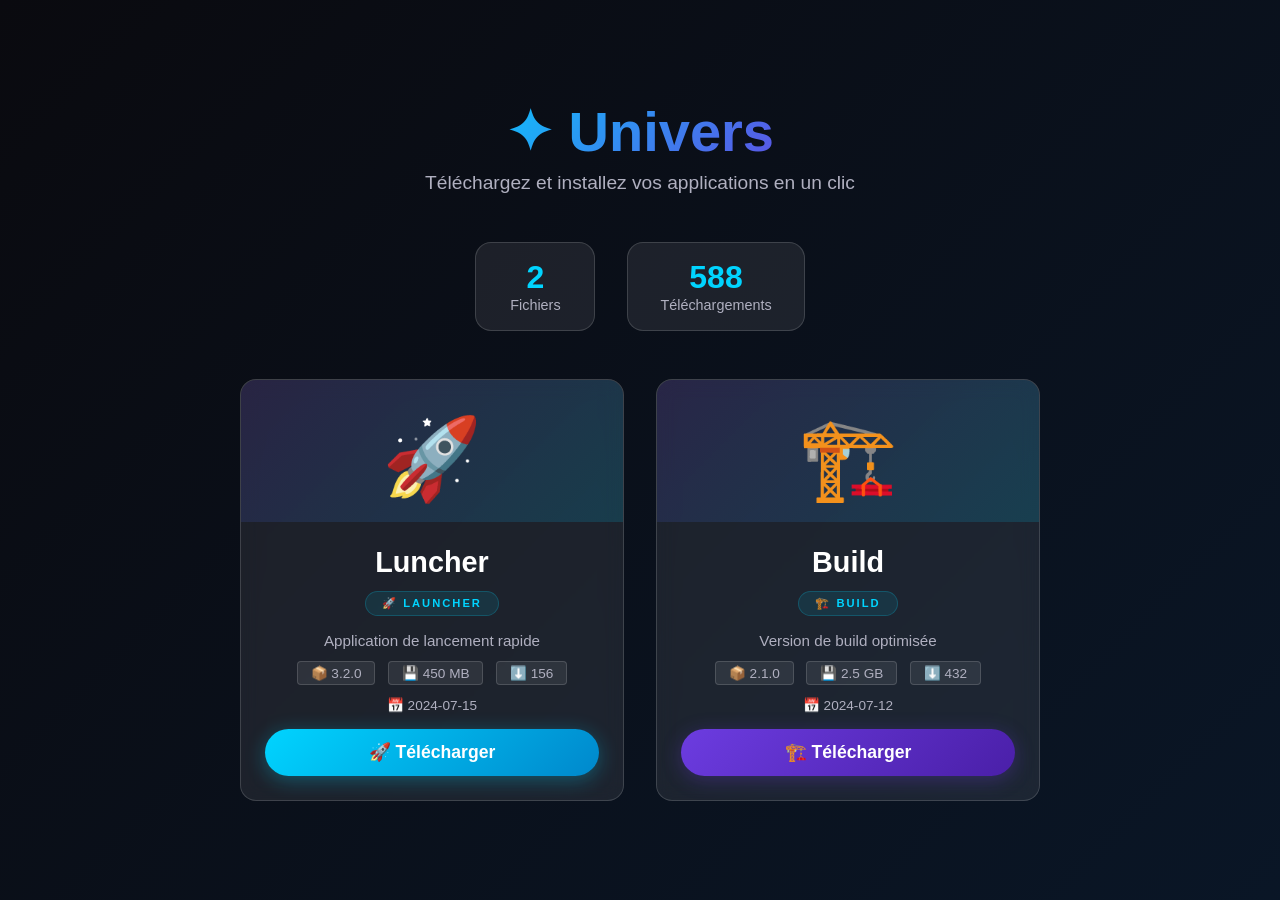
<file: Index.html>
<!DOCTYPE html>
<html lang="fr">
<head>
    <meta charset="UTF-8">
    <meta name="viewport" content="width=device-width, initial-scale=1.0">
    <title>Univers - Launcher & Build</title>
    <style>
        * {
            margin: 0;
            padding: 0;
            box-sizing: border-box;
        }

        :root {
            --primary: #6c3ce0;
            --secondary: #00d4ff;
            --bg-dark: #0a0a0f;
            --text-primary: #ffffff;
            --text-secondary: #b0b0c0;
            --glass-bg: rgba(255, 255, 255, 0.08);
            --glass-border: rgba(255, 255, 255, 0.15);
            --radius: 16px;
            --transition: all 0.3s cubic-bezier(0.4, 0, 0.2, 1);
        }

        body {
            font-family: -apple-system, BlinkMacSystemFont, 'Segoe UI', Roboto, sans-serif;
            background: var(--bg-dark);
            color: var(--text-primary);
            min-height: 100vh;
            display: flex;
            flex-direction: column;
            align-items: center;
            justify-content: center;
            padding: 2rem;
        }

        @keyframes gradientFlow {
            0% { background-position: 0% 50%; }
            50% { background-position: 100% 50%; }
            100% { background-position: 0% 50%; }
        }

        .animated-bg {
            position: fixed;
            top: 0;
            left: 0;
            width: 100%;
            height: 100%;
            z-index: -1;
            background: linear-gradient(-45deg, #0a0a0f, #1a0a2e, #0a1a2e, #0a0a0f);
            background-size: 400% 400%;
            animation: gradientFlow 15s ease infinite;
        }

        .glass {
            background: var(--glass-bg);
            backdrop-filter: blur(20px);
            border: 1px solid var(--glass-border);
            border-radius: var(--radius);
        }

        .header {
            text-align: center;
            margin-bottom: 3rem;
        }

        .header h1 {
            font-size: 3.5rem;
            font-weight: 700;
            background: linear-gradient(135deg, var(--secondary), var(--primary));
            -webkit-background-clip: text;
            -webkit-text-fill-color: transparent;
            margin-bottom: 0.5rem;
        }

        .header p {
            color: var(--text-secondary);
            font-size: 1.2rem;
        }

        .stats {
            display: flex;
            gap: 2rem;
            justify-content: center;
            margin-bottom: 3rem;
            flex-wrap: wrap;
        }

        .stat-item {
            background: var(--glass-bg);
            padding: 1rem 2rem;
            border-radius: var(--radius);
            border: 1px solid var(--glass-border);
            text-align: center;
            min-width: 120px;
        }

        .stat-number {
            display: block;
            font-size: 2rem;
            font-weight: 700;
            color: var(--secondary);
        }

        .stat-label {
            color: var(--text-secondary);
            font-size: 0.9rem;
        }

        .card-grid {
            display: grid;
            grid-template-columns: repeat(auto-fit, minmax(280px, 1fr));
            gap: 2rem;
            max-width: 800px;
            width: 100%;
        }

        .file-card {
            background: var(--glass-bg);
            backdrop-filter: blur(10px);
            border: 1px solid var(--glass-border);
            border-radius: var(--radius);
            overflow: hidden;
            transition: var(--transition);
            text-align: center;
        }

        .file-card:hover {
            transform: translateY(-10px) scale(1.02);
            box-shadow: 0 30px 60px rgba(108, 60, 224, 0.2);
        }

        .file-card-image {
            font-size: 5rem;
            padding: 2rem 0 1rem;
            background: linear-gradient(135deg, rgba(108, 60, 224, 0.15), rgba(0, 212, 255, 0.15));
        }

        .file-card-content {
            padding: 1.5rem;
        }

        .file-card-title {
            font-size: 1.8rem;
            font-weight: 700;
            margin-bottom: 0.25rem;
        }

        .file-card-badge {
            display: inline-block;
            font-size: 0.7rem;
            font-weight: 700;
            text-transform: uppercase;
            letter-spacing: 2px;
            color: var(--secondary);
            background: rgba(0, 212, 255, 0.1);
            padding: 0.3rem 1rem;
            border-radius: 50px;
            border: 1px solid rgba(0, 212, 255, 0.2);
            margin: 0.5rem auto;
        }

        .file-card-description {
            color: var(--text-secondary);
            font-size: 0.95rem;
            margin: 0.5rem 0;
        }

        .file-card-meta {
            display: flex;
            justify-content: center;
            gap: 0.8rem;
            font-size: 0.85rem;
            color: var(--text-secondary);
            margin: 0.75rem 0;
            flex-wrap: wrap;
        }

        .file-card-meta span {
            background: var(--glass-bg);
            padding: 0.2rem 0.8rem;
            border-radius: 4px;
            border: 1px solid var(--glass-border);
        }

        .file-card-date {
            color: var(--text-secondary);
            font-size: 0.85rem;
            margin: 0.5rem 0;
        }

        .btn {
            border: none;
            border-radius: 50px;
            font-weight: 600;
            font-size: 1.1rem;
            cursor: pointer;
            transition: var(--transition);
            padding: 0.8rem 2rem;
            width: 100%;
            color: white;
            margin-top: 0.5rem;
        }

        .btn-launcher {
            background: linear-gradient(135deg, #00d4ff, #0088cc);
            box-shadow: 0 4px 20px rgba(0, 212, 255, 0.3);
            animation: pulse 2s infinite;
        }

        .btn-launcher:hover {
            transform: scale(1.02);
            box-shadow: 0 8px 30px rgba(0, 212, 255, 0.5);
        }

        .btn-build {
            background: linear-gradient(135deg, #6c3ce0, #4a1fa8);
            box-shadow: 0 4px 20px rgba(108, 60, 224, 0.3);
            animation: glow 2s infinite;
        }

        .btn-build:hover {
            transform: scale(1.02);
            box-shadow: 0 8px 30px rgba(108, 60, 224, 0.5);
        }

        @keyframes pulse {
            0%, 100% { transform: scale(1); }
            50% { transform: scale(1.03); }
        }

        @keyframes glow {
            0%, 100% { box-shadow: 0 4px 20px rgba(108, 60, 224, 0.3); }
            50% { box-shadow: 0 4px 40px rgba(108, 60, 224, 0.6); }
        }

        .toast {
            position: fixed;
            bottom: 30px;
            left: 50%;
            transform: translateX(-50%);
            background: var(--glass-bg);
            backdrop-filter: blur(20px);
            border: 1px solid var(--glass-border);
            padding: 1rem 2rem;
            border-radius: var(--radius);
            color: var(--text-primary);
            z-index: 9999;
            animation: fadeIn 0.3s ease;
            max-width: 90%;
            text-align: center;
            border-left: 4px solid var(--secondary);
        }

        .toast.success { border-left-color: #00c851; }
        .toast.error { border-left-color: #ff4444; }
        .toast.info { border-left-color: var(--secondary); }

        @keyframes fadeIn {
            from { opacity: 0; transform: translateX(-50%) translateY(20px); }
            to { opacity: 1; transform: translateX(-50%) translateY(0); }
        }

        @media (max-width: 600px) {
            .header h1 { font-size: 2.5rem; }
            .stats { gap: 1rem; }
            .stat-item { padding: 0.8rem 1.5rem; min-width: 100px; }
            .stat-number { font-size: 1.5rem; }
            .card-grid { grid-template-columns: 1fr; }
        }
    </style>
</head>
<body>
    <div class="animated-bg"></div>

    <div class="header">
        <h1>✦ Univers</h1>
        <p>Téléchargez et installez vos applications en un clic</p>
    </div>

    <div class="stats">
        <div class="stat-item">
            <span class="stat-number" id="statFiles">2</span>
            <span class="stat-label">Fichiers</span>
        </div>
        <div class="stat-item">
            <span class="stat-number" id="statDownloads">0</span>
            <span class="stat-label">Téléchargements</span>
        </div>
    </div>

    <div class="card-grid" id="fileGrid"></div>

    <script>
        // ================================================================
        // LISTE DES FICHIERS
        // ================================================================
        const files = [
            {
                id: 1,
                name: "Luncher",
                description: "Application de lancement rapide",
                version: "3.2.0",
                size: "450 MB",
                downloads: 156,
                image: "🚀",
                date: "2024-07-15",
                type: "launcher",
                url: "fichiers/Luncher.zip"
            },
            {
                id: 2,
                name: "Build",
                description: "Version de build optimisée",
                version: "2.1.0",
                size: "2.5 GB",
                downloads: 432,
                image: "🏗️",
                date: "2024-07-12",
                type: "build",
                url: "fichiers/Build.zip"
            }
        ];

        // ================================================================
        // COMPTEURS
        // ================================================================
        function loadDownloads() {
            try {
                const data = localStorage.getItem('univers_downloads');
                if (data) {
                    const parsed = JSON.parse(data);
                    files.forEach(f => {
                        if (parsed[f.id] !== undefined) f.downloads = parsed[f.id];
                    });
                }
            } catch(e) {}
        }

        function saveDownloads() {
            const obj = {};
            files.forEach(f => { obj[f.id] = f.downloads; });
            localStorage.setItem('univers_downloads', JSON.stringify(obj));
        }

        // ================================================================
        // AFFICHAGE
        // ================================================================
        function renderCards() {
            const grid = document.getElementById('fileGrid');
            grid.innerHTML = files.map(file => {
                const btnClass = file.type === 'launcher' ? 'btn-launcher' : 'btn-build';
                const btnText = file.type === 'launcher' ? '🚀 Télécharger' : '🏗️ Télécharger';
                const badgeText = file.type === 'launcher' ? '🚀 LAUNCHER' : '🏗️ BUILD';
                return `
                    <div class="file-card">
                        <div class="file-card-image">${file.image}</div>
                        <div class="file-card-content">
                            <div class="file-card-title">${file.name}</div>
                            <div class="file-card-badge">${badgeText}</div>
                            <div class="file-card-description">${file.description}</div>
                            <div class="file-card-meta">
                                <span>📦 ${file.version}</span>
                                <span>💾 ${file.size}</span>
                                <span>⬇️ ${file.downloads}</span>
                            </div>
                            <div class="file-card-date">📅 ${file.date}</div>
                            <button class="btn ${btnClass}" onclick="handleAction(${file.id})">${btnText}</button>
                        </div>
                    </div>
                `;
            }).join('');

            document.getElementById('statFiles').textContent = files.length;
            const totalDownloads = files.reduce((sum, f) => sum + f.downloads, 0);
            document.getElementById('statDownloads').textContent = totalDownloads;
        }

        // ================================================================
        // TÉLÉCHARGEMENT
        // ================================================================
        function handleAction(id) {
            const file = files.find(f => f.id === id);
            if (!file) return;

            file.downloads++;
            saveDownloads();
            renderCards();

            // Téléchargement direct
            const link = document.createElement('a');
            link.href = file.url;
            link.download = file.url.split('/').pop();
            document.body.appendChild(link);
            link.click();
            document.body.removeChild(link);

            showToast(`✅ Téléchargement de "${file.name}" lancé !`, 'success');
        }

        // ================================================================
        // TOAST
        // ================================================================
        function showToast(message, type = 'info') {
            const existing = document.querySelector('.toast');
            if (existing) existing.remove();

            const toast = document.createElement('div');
            toast.className = `toast ${type}`;
            toast.textContent = message;
            document.body.appendChild(toast);

            setTimeout(() => {
                toast.style.opacity = '0';
                toast.style.transform = 'translateX(-50%) translateY(20px)';
                setTimeout(() => toast.remove(), 300);
            }, 4000);
        }

        // ================================================================
        // INIT
        // ================================================================
        loadDownloads();
        renderCards();

        console.log('🚀 Univers prêt !');
        console.log('📁 Dossier actuel :', window.location.pathname);
        console.log('📦 Fichiers : fichiers/Luncher.zip et fichiers/Build.zip');
    </script>
</body>
</html>
</file>
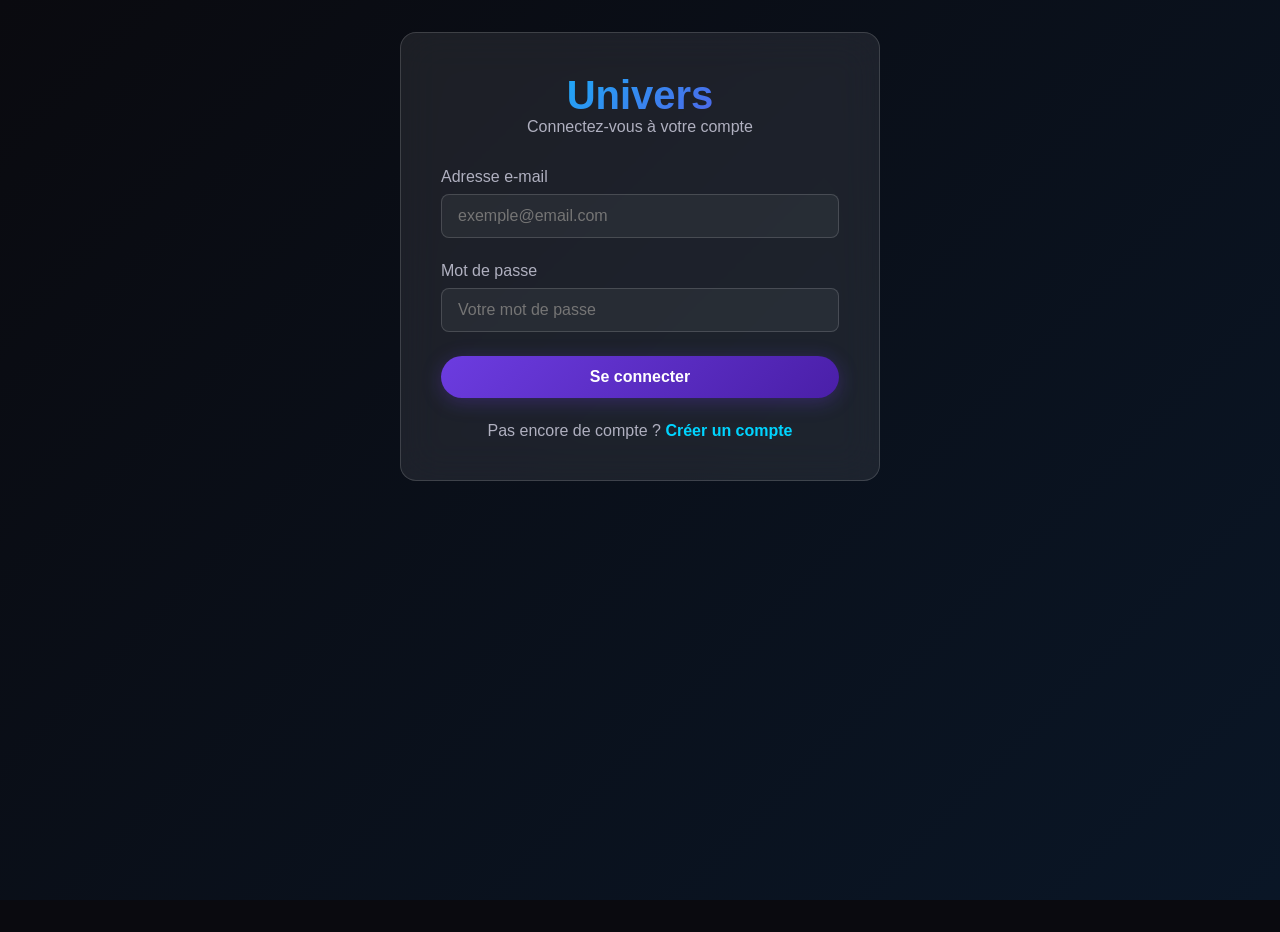
<file: login.html>
<!DOCTYPE html>
<html lang="fr">
<head>
    <meta charset="UTF-8">
    <meta name="viewport" content="width=device-width, initial-scale=1.0">
    <title>Connexion - Univers</title>
    <link rel="stylesheet" href="css/style.css">
</head>
<body>
    <div class="animated-bg"></div>
    
    <div class="form-container">
        <div style="text-align: center; margin-bottom: 2rem;">
            <h1 style="font-size: 2.5rem; background: linear-gradient(135deg, #00d4ff, #6c3ce0); -webkit-background-clip: text; -webkit-text-fill-color: transparent;">Univers</h1>
            <p style="color: var(--text-secondary);">Connectez-vous à votre compte</p>
        </div>

        <form id="loginForm" onsubmit="handleLogin(event)">
            <div class="form-group">
                <label for="email">Adresse e-mail</label>
                <input type="email" id="email" placeholder="exemple@email.com" required>
            </div>
            <div class="form-group">
                <label for="password">Mot de passe</label>
                <input type="password" id="password" placeholder="Votre mot de passe" required>
            </div>
            <button type="submit" class="btn btn-primary" style="width: 100%;">Se connecter</button>
        </form>

        <div style="text-align: center; margin-top: 1.5rem;">
            <p style="color: var(--text-secondary);">
                Pas encore de compte ? 
                <a href="register.html" style="color: var(--secondary); text-decoration: none; font-weight: 600;">Créer un compte</a>
            </p>
        </div>
    </div>

    <script src="js/auth.js"></script>
</body>
</html>
</file>
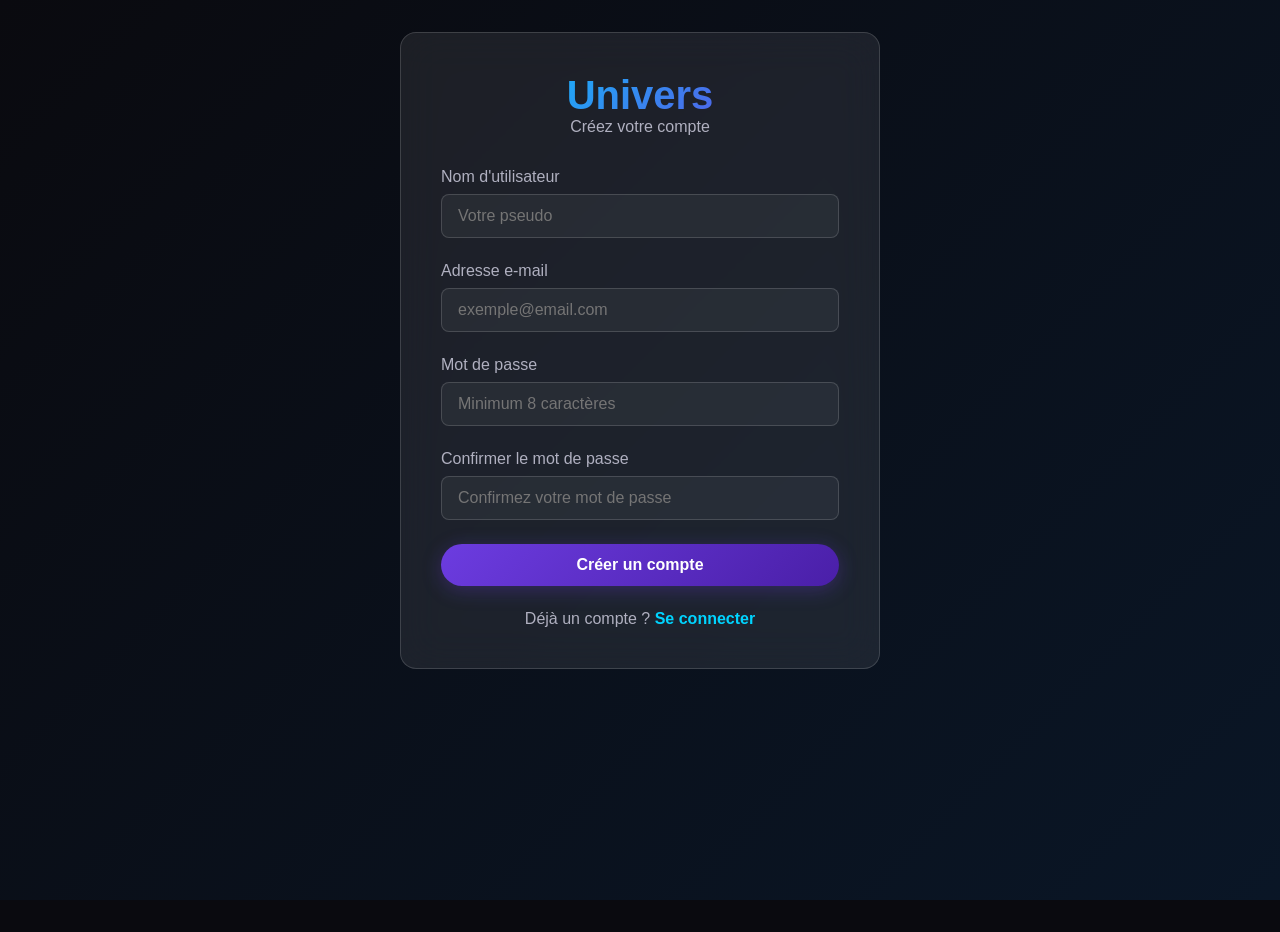
<file: register.html>
<!DOCTYPE html>
<html lang="fr">
<head>
    <meta charset="UTF-8">
    <meta name="viewport" content="width=device-width, initial-scale=1.0">
    <title>Inscription - Univers</title>
    <link rel="stylesheet" href="css/style.css">
</head>
<body>
    <div class="animated-bg"></div>
    
    <div class="form-container">
        <div style="text-align: center; margin-bottom: 2rem;">
            <h1 style="font-size: 2.5rem; background: linear-gradient(135deg, #00d4ff, #6c3ce0); -webkit-background-clip: text; -webkit-text-fill-color: transparent;">Univers</h1>
            <p style="color: var(--text-secondary);">Créez votre compte</p>
        </div>

        <form id="registerForm" onsubmit="handleRegister(event)">
            <div class="form-group">
                <label for="username">Nom d'utilisateur</label>
                <input type="text" id="username" placeholder="Votre pseudo" required minlength="3">
            </div>
            <div class="form-group">
                <label for="email">Adresse e-mail</label>
                <input type="email" id="email" placeholder="exemple@email.com" required>
            </div>
            <div class="form-group">
                <label for="password">Mot de passe</label>
                <input type="password" id="password" placeholder="Minimum 8 caractères" required minlength="8">
            </div>
            <div class="form-group">
                <label for="confirmPassword">Confirmer le mot de passe</label>
                <input type="password" id="confirmPassword" placeholder="Confirmez votre mot de passe" required>
            </div>
            <button type="submit" class="btn btn-primary" style="width: 100%;">Créer un compte</button>
        </form>

        <div style="text-align: center; margin-top: 1.5rem;">
            <p style="color: var(--text-secondary);">
                Déjà un compte ? 
                <a href="login.html" style="color: var(--secondary); text-decoration: none; font-weight: 600;">Se connecter</a>
            </p>
        </div>
    </div>

    <script src="js/auth.js"></script>
</body>
</html>
</file>
<file: css/style.css>
/* Reset et variables globales */
* {
    margin: 0;
    padding: 0;
    box-sizing: border-box;
}

:root {
    --primary: #6c3ce0;
    --primary-dark: #4a1fa8;
    --secondary: #00d4ff;
    --bg-dark: #0a0a0f;
    --bg-card: rgba(255, 255, 255, 0.05);
    --text-primary: #ffffff;
    --text-secondary: #b0b0c0;
    --glass-bg: rgba(255, 255, 255, 0.08);
    --glass-border: rgba(255, 255, 255, 0.15);
    --shadow: 0 20px 60px rgba(0, 0, 0, 0.5);
    --radius: 16px;
    --transition: all 0.3s cubic-bezier(0.4, 0, 0.2, 1);
}

body {
    font-family: -apple-system, BlinkMacSystemFont, 'Segoe UI', Roboto, Oxygen, Ubuntu, sans-serif;
    background: var(--bg-dark);
    color: var(--text-primary);
    min-height: 100vh;
    overflow-x: hidden;
}

/* Animations */
@keyframes fadeIn {
    from { opacity: 0; transform: translateY(20px); }
    to { opacity: 1; transform: translateY(0); }
}

@keyframes gradientFlow {
    0% { background-position: 0% 50%; }
    50% { background-position: 100% 50%; }
    100% { background-position: 0% 50%; }
}

@keyframes float {
    0%, 100% { transform: translateY(0px); }
    50% { transform: translateY(-10px); }
}

/* Background animé */
.animated-bg {
    position: fixed;
    top: 0;
    left: 0;
    width: 100%;
    height: 100%;
    z-index: -1;
    background: linear-gradient(-45deg, #0a0a0f, #1a0a2e, #0a1a2e, #0a0a0f);
    background-size: 400% 400%;
    animation: gradientFlow 15s ease infinite;
}

/* Glassmorphism */
.glass {
    background: var(--glass-bg);
    backdrop-filter: blur(20px);
    -webkit-backdrop-filter: blur(20px);
    border: 1px solid var(--glass-border);
    border-radius: var(--radius);
    box-shadow: var(--shadow);
}

/* Navigation */
.navbar {
    padding: 1rem 2rem;
    background: rgba(10, 10, 15, 0.8);
    backdrop-filter: blur(20px);
    border-bottom: 1px solid var(--glass-border);
    position: sticky;
    top: 0;
    z-index: 1000;
}

.navbar-container {
    max-width: 1400px;
    margin: 0 auto;
    display: flex;
    justify-content: space-between;
    align-items: center;
}

.navbar-brand {
    font-size: 1.8rem;
    font-weight: 700;
    background: linear-gradient(135deg, var(--secondary), var(--primary));
    -webkit-background-clip: text;
    -webkit-text-fill-color: transparent;
    text-decoration: none;
}

.nav-links {
    display: flex;
    gap: 2rem;
    align-items: center;
}

.nav-links a {
    color: var(--text-secondary);
    text-decoration: none;
    transition: var(--transition);
    position: relative;
}

.nav-links a:hover {
    color: var(--text-primary);
}

.nav-links a::after {
    content: '';
    position: absolute;
    bottom: -4px;
    left: 0;
    width: 0;
    height: 2px;
    background: linear-gradient(90deg, var(--primary), var(--secondary));
    transition: var(--transition);
}

.nav-links a:hover::after {
    width: 100%;
}

/* Boutons */
.btn {
    padding: 0.75rem 2rem;
    border: none;
    border-radius: 50px;
    font-weight: 600;
    font-size: 1rem;
    cursor: pointer;
    transition: var(--transition);
    text-decoration: none;
    display: inline-block;
}

.btn-primary {
    background: linear-gradient(135deg, var(--primary), var(--primary-dark));
    color: white;
    box-shadow: 0 4px 20px rgba(108, 60, 224, 0.3);
}

.btn-primary:hover {
    transform: translateY(-2px);
    box-shadow: 0 8px 30px rgba(108, 60, 224, 0.5);
}

.btn-secondary {
    background: var(--glass-bg);
    color: var(--text-primary);
    border: 1px solid var(--glass-border);
}

.btn-secondary:hover {
    background: rgba(255, 255, 255, 0.15);
    transform: translateY(-2px);
}

.btn-danger {
    background: linear-gradient(135deg, #ff4444, #cc0000);
    color: white;
}

/* Cards */
.card-grid {
    display: grid;
    grid-template-columns: repeat(auto-fill, minmax(300px, 1fr));
    gap: 2rem;
    padding: 2rem;
}

.file-card {
    background: var(--glass-bg);
    backdrop-filter: blur(10px);
    border: 1px solid var(--glass-border);
    border-radius: var(--radius);
    overflow: hidden;
    transition: var(--transition);
    cursor: pointer;
}

.file-card:hover {
    transform: translateY(-10px) scale(1.02);
    box-shadow: 0 30px 60px rgba(108, 60, 224, 0.2);
}

.file-card-image {
    width: 100%;
    height: 200px;
    object-fit: cover;
}

.file-card-content {
    padding: 1.5rem;
}

.file-card-title {
    font-size: 1.2rem;
    font-weight: 600;
    margin-bottom: 0.5rem;
}

.file-card-meta {
    display: flex;
    gap: 1rem;
    font-size: 0.9rem;
    color: var(--text-secondary);
    margin-top: 0.5rem;
}

/* Formulaires */
.form-container {
    max-width: 480px;
    margin: 2rem auto;
    padding: 2.5rem;
    background: var(--glass-bg);
    backdrop-filter: blur(20px);
    border: 1px solid var(--glass-border);
    border-radius: var(--radius);
    animation: fadeIn 0.6s ease;
}

.form-group {
    margin-bottom: 1.5rem;
}

.form-group label {
    display: block;
    margin-bottom: 0.5rem;
    color: var(--text-secondary);
    font-weight: 500;
}

.form-group input,
.form-group textarea,
.form-group select {
    width: 100%;
    padding: 0.75rem 1rem;
    background: rgba(255, 255, 255, 0.05);
    border: 1px solid var(--glass-border);
    border-radius: 8px;
    color: var(--text-primary);
    transition: var(--transition);
    font-size: 1rem;
}

.form-group input:focus,
.form-group textarea:focus {
    outline: none;
    border-color: var(--primary);
    box-shadow: 0 0 0 3px rgba(108, 60, 224, 0.2);
}

/* Banner */
.banner {
    padding: 4rem 2rem;
    background: linear-gradient(135deg, rgba(108, 60, 224, 0.1), rgba(0, 212, 255, 0.1));
    border-radius: var(--radius);
    margin: 2rem;
    text-align: center;
    position: relative;
    overflow: hidden;
}

.banner::before {
    content: '';
    position: absolute;
    top: -50%;
    left: -50%;
    width: 200%;
    height: 200%;
    background: radial-gradient(circle, rgba(108, 60, 224, 0.1), transparent 70%);
    animation: float 20s ease-in-out infinite;
}

.banner-content {
    position: relative;
    z-index: 1;
}

.banner h1 {
    font-size: 3rem;
    font-weight: 700;
    background: linear-gradient(135deg, var(--secondary), var(--primary));
    -webkit-background-clip: text;
    -webkit-text-fill-color: transparent;
    margin-bottom: 1rem;
}

/* Responsive */
@media (max-width: 768px) {
    .navbar-container {
        flex-direction: column;
        gap: 1rem;
    }
    
    .nav-links {
        flex-wrap: wrap;
        justify-content: center;
    }
    
    .card-grid {
        grid-template-columns: 1fr;
        padding: 1rem;
    }
    
    .banner {
        margin: 1rem;
        padding: 2rem 1rem;
    }
    
    .banner h1 {
        font-size: 2rem;
    }
    
    .form-container {
        margin: 1rem;
        padding: 1.5rem;
    }
}
</file>
